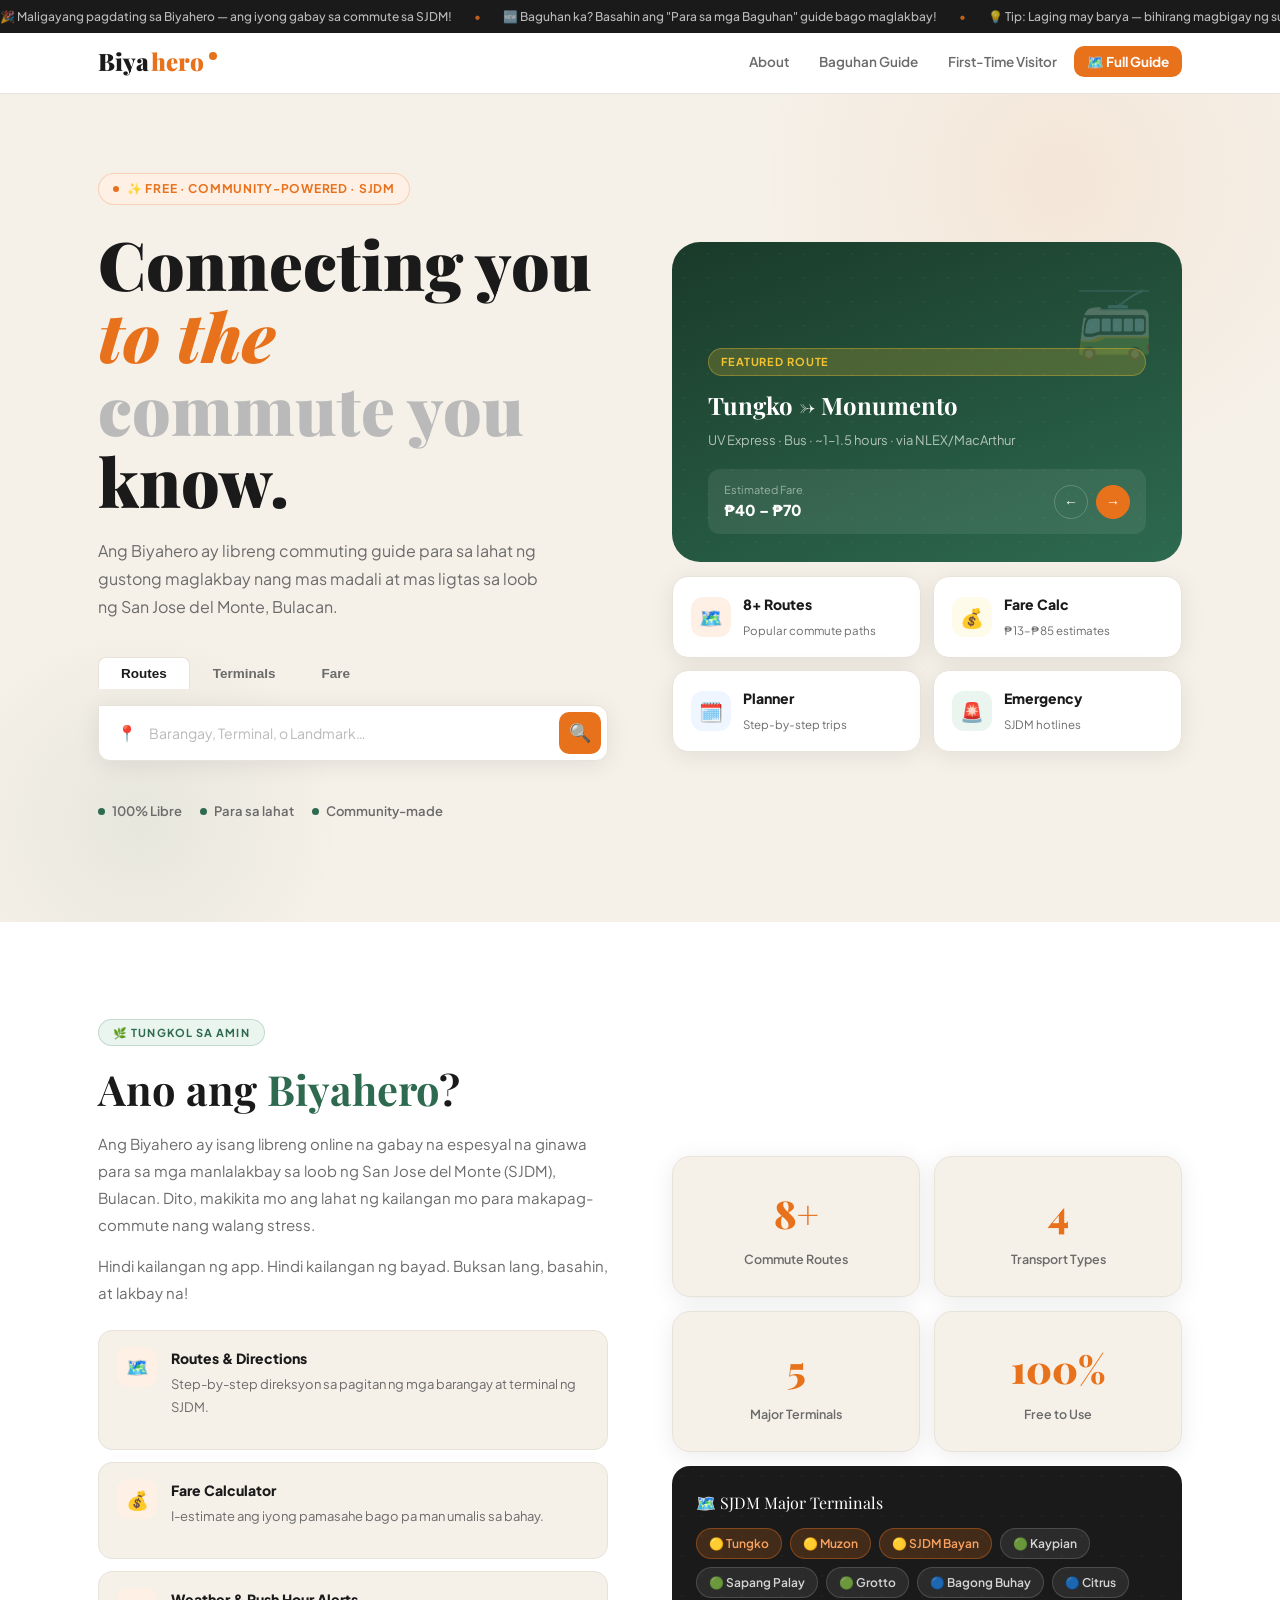
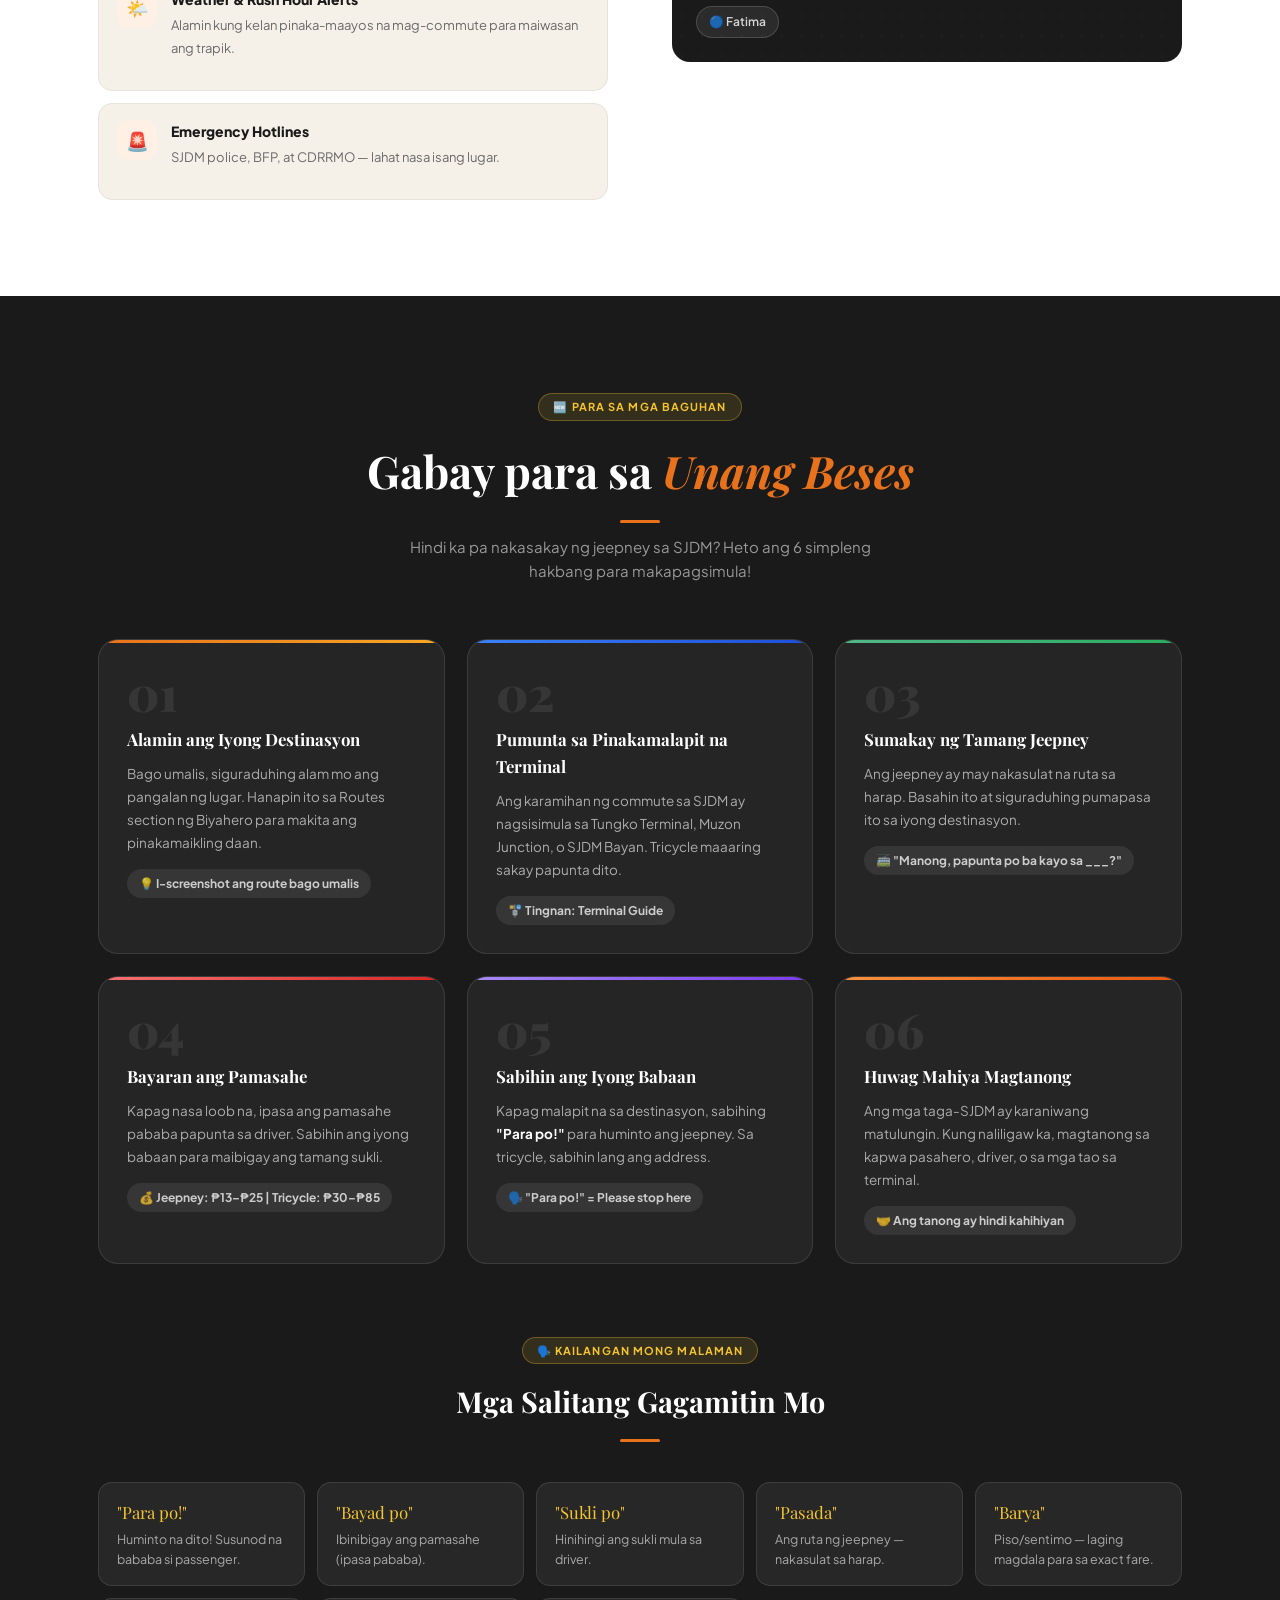
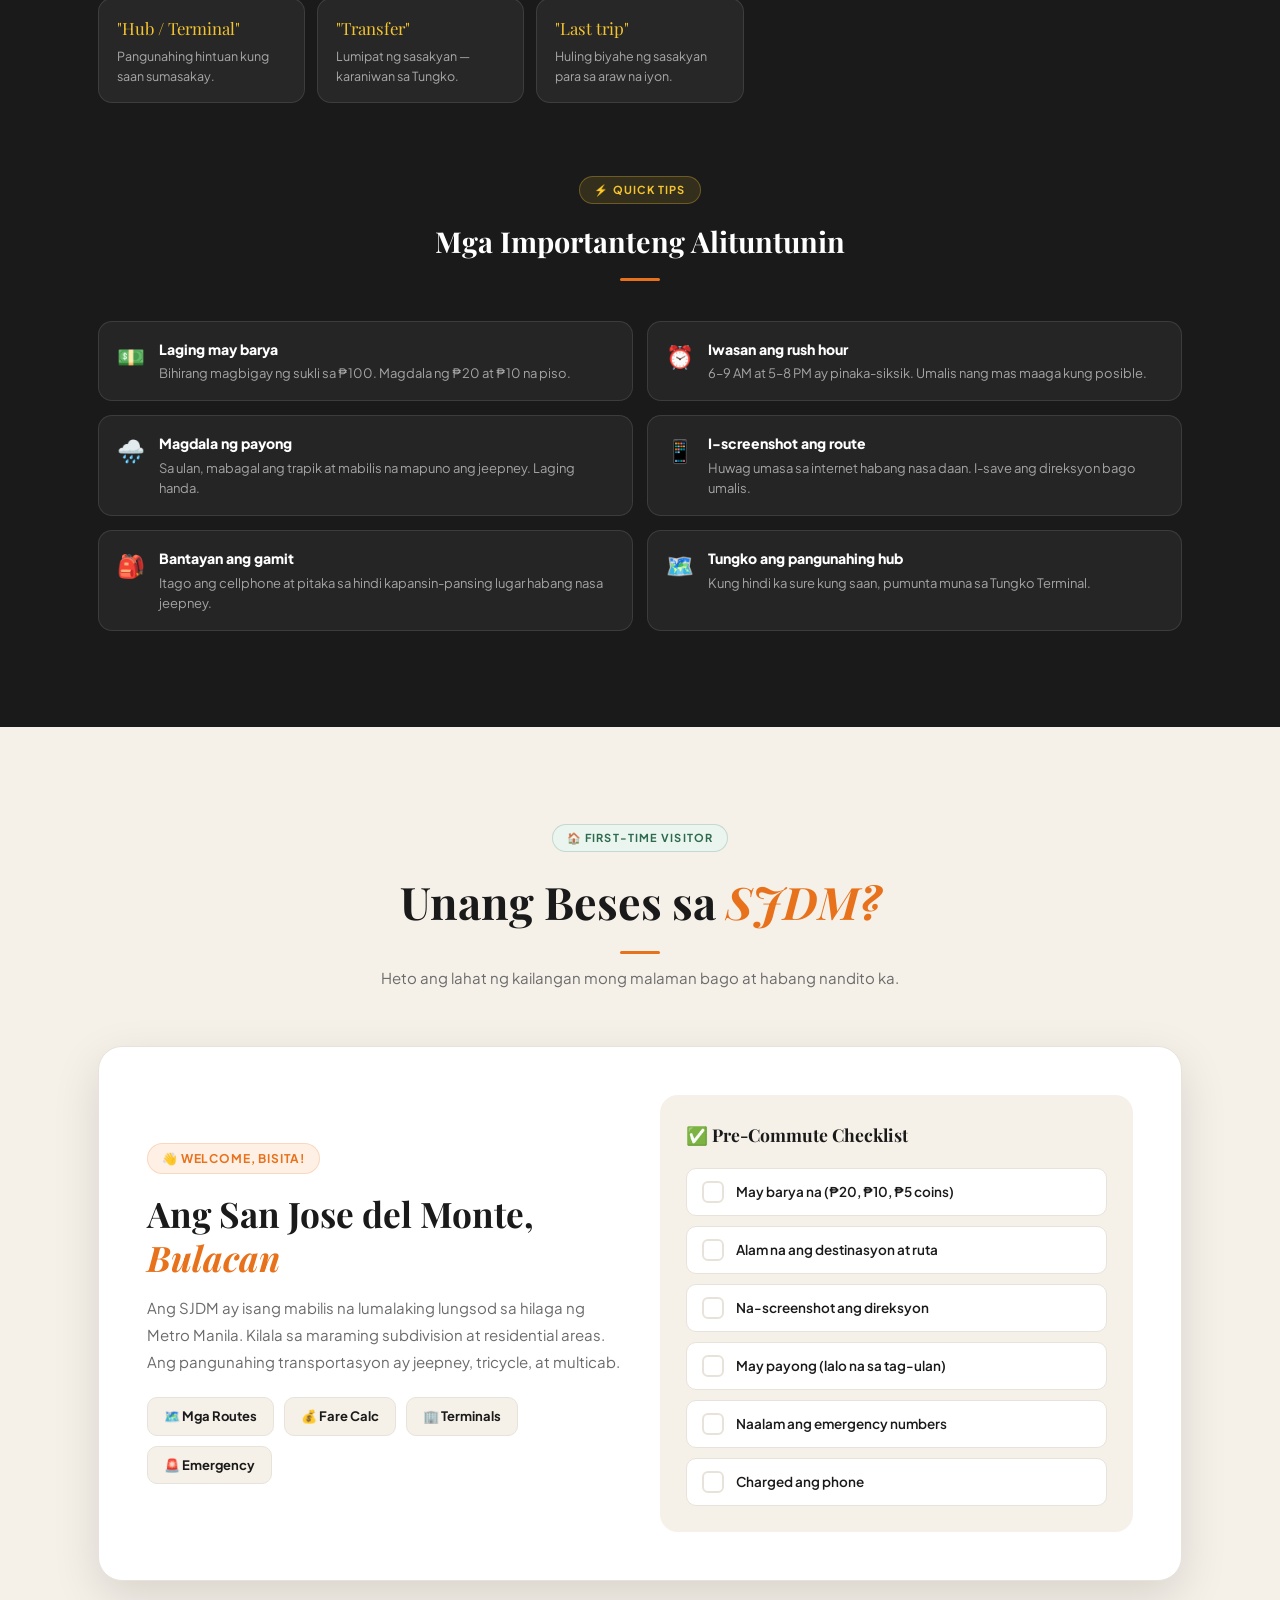
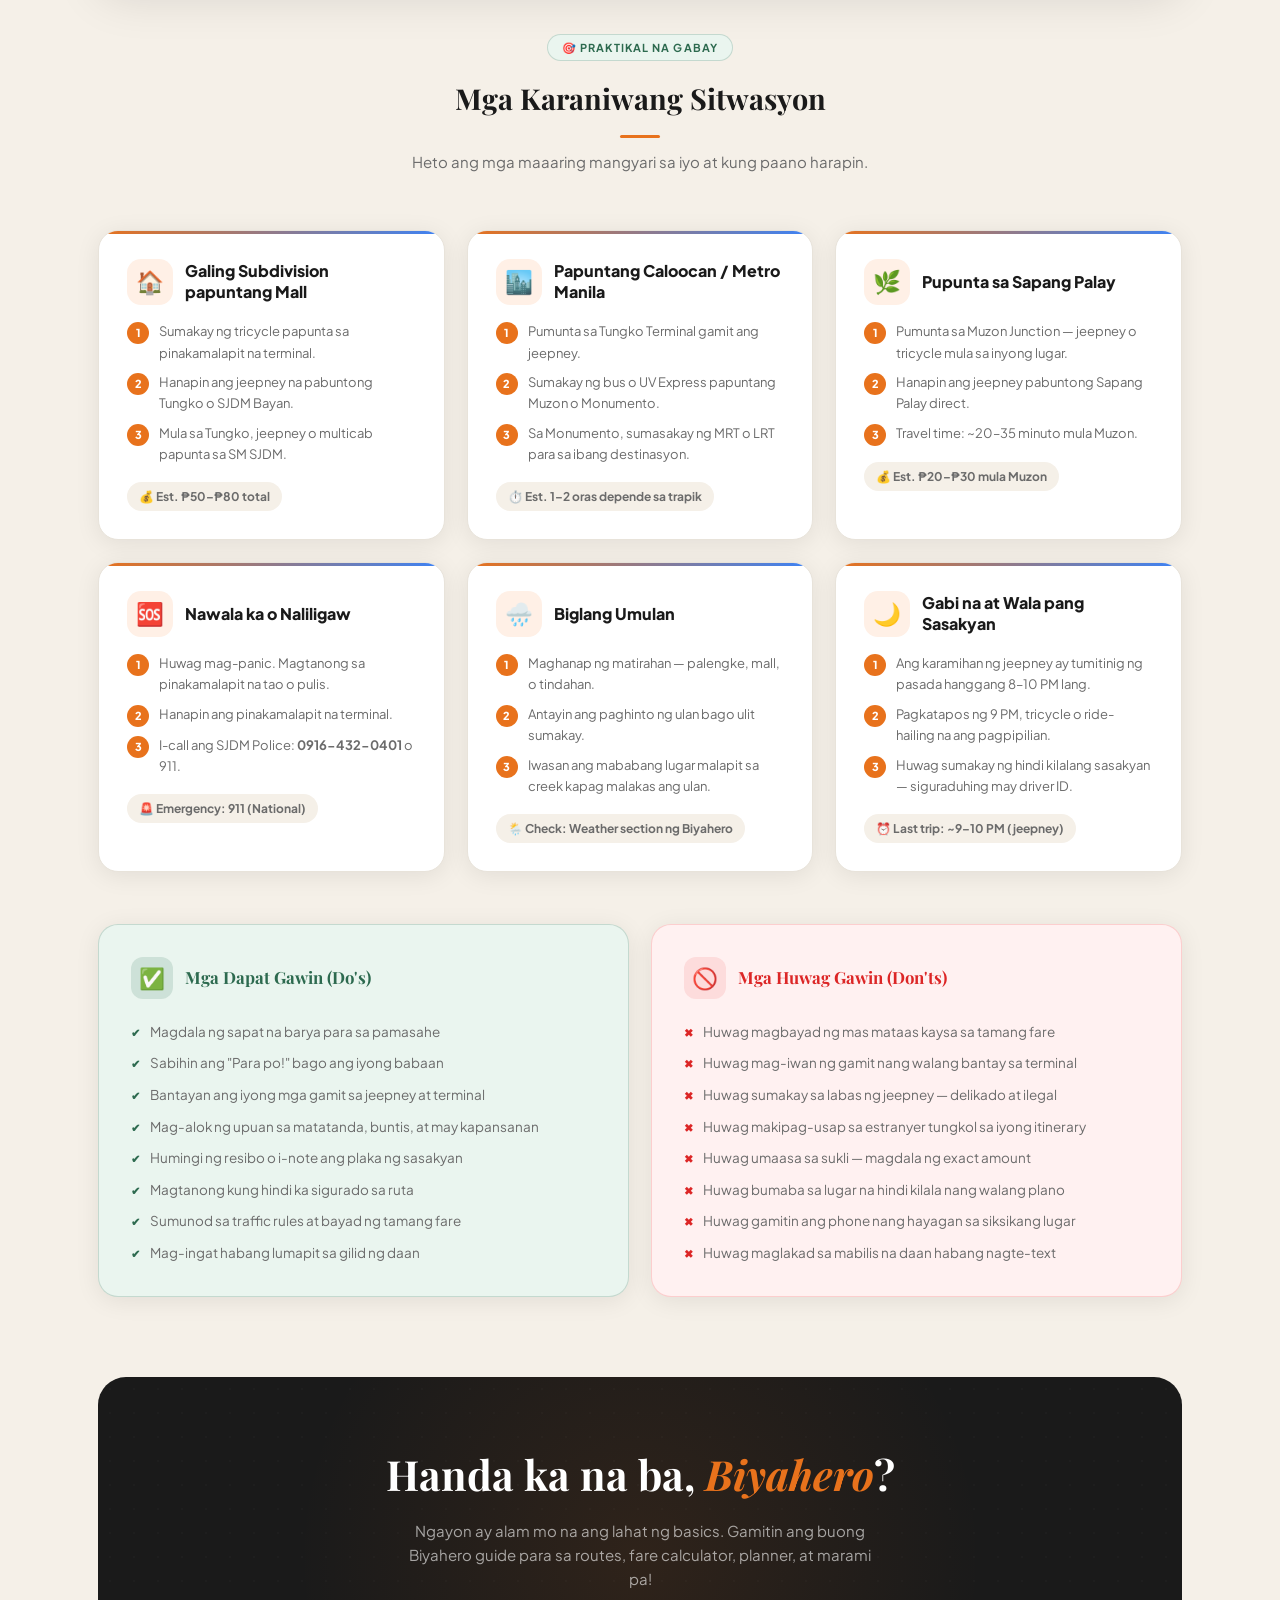
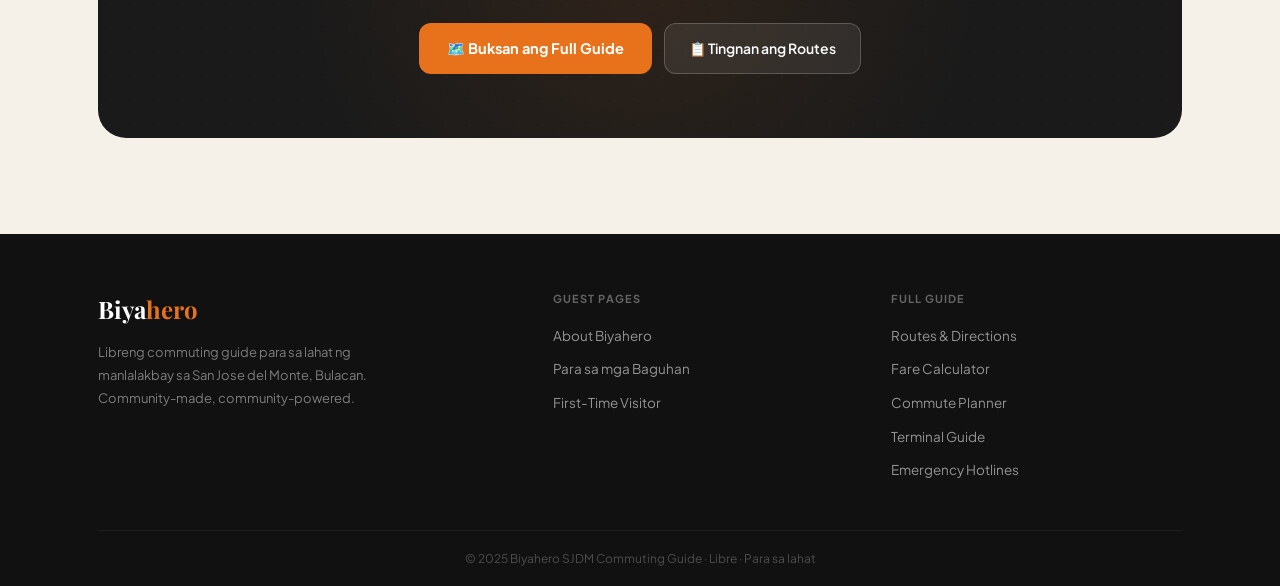
<file: biyahero/landingpage/guestpage.html>
<!DOCTYPE html>
<html lang="fil">
<head>
    <meta charset="UTF-8">
    <meta name="viewport" content="width=device-width, initial-scale=1.0">
    <title>Biyahero | Commuting Guide sa SJDM</title>
    <link rel="preconnect" href="https://fonts.googleapis.com">
    <link rel="preconnect" href="https://fonts.gstatic.com" crossorigin>
    <link href="https://fonts.googleapis.com/css2?family=Playfair+Display:ital,wght@0,700;0,900;1,700&family=Plus+Jakarta+Sans:wght@400;500;600;700;800&display=swap" rel="stylesheet">
    <style>
        :root {
            --cream:    #F5F0E8;
            --white:    #FFFFFF;
            --dark:     #1A1A1A;
            --dark2:    #2C2C2C;
            --muted:    #6B6B6B;
            --border:   #E8E3DA;
            --orange:   #E8721C;
            --orange-lt:#FFF0E6;
            --green:    #2D6A4F;
            --green-lt: #EAF5EF;
            --gold:     #F4C430;
            --sky:      #3B82F6;
            --card-shadow: 0 4px 24px rgba(0,0,0,0.08);
            --card-shadow-lg: 0 16px 48px rgba(0,0,0,0.12);
            --r: all 0.25s cubic-bezier(0.4,0,0.2,1);
        }
        *, *::before, *::after { margin: 0; padding: 0; box-sizing: border-box; }
        html { scroll-behavior: smooth; }
        body { font-family: 'Plus Jakarta Sans', sans-serif; background: var(--cream); color: var(--dark); line-height: 1.6; overflow-x: hidden; }
        h1,h2,h3 { font-family: 'Playfair Display', serif; }
        .container { max-width: 1140px; margin: 0 auto; padding: 0 28px; }
        ::-webkit-scrollbar { width: 5px; }
        ::-webkit-scrollbar-thumb { background: var(--orange); border-radius: 3px; }

        /* ══ TICKER ══ */
        .ticker { background: var(--dark); color: rgba(255,255,255,0.7); font-size: 12px; font-weight: 500; overflow: hidden; white-space: nowrap; padding: 7px 0; position: fixed; top: 0; width: 100%; z-index: 1001; }
        .ticker-inner { display: inline-flex; gap: 0; animation: scroll-ticker 55s linear infinite; }
        .ticker-sep { color: var(--orange); margin: 0 22px; opacity: 0.8; }
        @keyframes scroll-ticker { 0%{transform:translateX(0)} 100%{transform:translateX(-50%)} }

        /* ══ NAV ══ */
        .nav { background: var(--white); position: fixed; top: 29px; width: 100%; z-index: 1000; transition: var(--r); border-bottom: 1px solid var(--border); }
        .nav.scrolled { box-shadow: 0 4px 20px rgba(0,0,0,0.08); }
        .nav .container { display: flex; align-items: center; justify-content: space-between; height: 64px; }
        .logo { font-family: 'Playfair Display', serif; font-size: 24px; color: var(--dark); text-decoration: none; display: flex; align-items: center; gap: 2px; font-weight: 900; }
        .logo-dot { display: inline-block; width: 8px; height: 8px; border-radius: 50%; background: var(--orange); margin-left: 3px; margin-bottom: 10px; }
        .nav-links { display: flex; gap: 4px; list-style: none; align-items: center; }
        .nav-links a { color: var(--muted); text-decoration: none; font-size: 13.5px; font-weight: 600; padding: 7px 13px; border-radius: 8px; transition: var(--r); }
        .nav-links a:hover, .nav-links a.active { color: var(--dark); background: var(--cream); }
        .nav-cta { background: var(--orange) !important; color: #fff !important; border-radius: 10px !important; font-weight: 700 !important; }
        .nav-cta:hover { background: #d4641a !important; color: #fff !important; transform: translateY(-1px); }
        .hamburger { display: none; flex-direction: column; gap: 5px; cursor: pointer; background: var(--cream); border: none; padding: 9px; border-radius: 8px; }
        .hamburger span { width: 20px; height: 2px; background: var(--dark); border-radius: 2px; display: block; }
        .mobile-nav { display: none; background: var(--white); padding: 12px 16px; flex-direction: column; gap: 3px; border-top: 1px solid var(--border); }
        .mobile-nav.open { display: flex; }
        .mobile-nav a { color: var(--dark); text-decoration: none; font-size: 14px; font-weight: 600; padding: 11px 16px; border-radius: 10px; transition: var(--r); }
        .mobile-nav a:hover { background: var(--cream); }

        /* ══ HERO ══ */
        .hero {
            min-height: 100vh;
            padding-top: 93px;
            display: flex;
            align-items: center;
            background: var(--cream);
            position: relative;
            overflow: hidden;
        }
        /* Decorative background blobs */
        .hero::before {
            content: '';
            position: absolute;
            top: -120px; right: -80px;
            width: 600px; height: 600px;
            border-radius: 50%;
            background: radial-gradient(circle, rgba(232,114,28,0.08) 0%, transparent 70%);
            pointer-events: none;
        }
        .hero::after {
            content: '';
            position: absolute;
            bottom: -100px; left: -60px;
            width: 400px; height: 400px;
            border-radius: 50%;
            background: radial-gradient(circle, rgba(45,106,79,0.07) 0%, transparent 70%);
            pointer-events: none;
        }
        .hero-grid {
            display: grid;
            grid-template-columns: 1fr 1fr;
            gap: 64px;
            align-items: center;
            padding: 80px 0 100px;
            position: relative;
            z-index: 1;
        }
        .hero-tag {
            display: inline-flex; align-items: center; gap: 8px;
            background: var(--orange-lt); color: var(--orange);
            border: 1px solid rgba(232,114,28,0.25);
            padding: 5px 14px; border-radius: 100px;
            font-size: 12px; font-weight: 700; letter-spacing: 0.06em; text-transform: uppercase;
            margin-bottom: 22px; font-family: 'Plus Jakarta Sans', sans-serif;
        }
        .hero-tag::before { content:''; width:6px; height:6px; border-radius:50%; background:var(--orange); animation: blink 2s infinite; }
        @keyframes blink { 0%,100%{opacity:1} 50%{opacity:0.3} }
        .hero h1 {
            font-size: clamp(2.8rem, 5.5vw, 4.2rem);
            line-height: 1.08;
            color: var(--dark);
            margin-bottom: 6px;
            font-weight: 900;
        }
        .hero h1 .italic-accent { color: var(--orange); font-style: italic; }
        .hero h1 .light-line { color: #BABABA; display: block; }
        .hero-sub {
            color: var(--muted); font-size: 1rem; margin: 20px 0 36px;
            max-width: 460px; line-height: 1.75;
        }

        /* Search bar (UiXShuvo style) */
        .hero-search-wrap { margin-bottom: 40px; }
        .search-tabs { display: flex; gap: 0; margin-bottom: 16px; }
        .s-tab {
            padding: 8px 22px; border-radius: 8px 8px 0 0;
            font-size: 13.5px; font-weight: 700; cursor: pointer;
            border: 1.5px solid transparent; border-bottom: none;
            background: transparent; color: var(--muted); transition: var(--r);
        }
        .s-tab.active { background: var(--white); border-color: var(--border); color: var(--dark); }
        .search-bar {
            display: flex; align-items: center;
            background: var(--white);
            border: 1.5px solid var(--border);
            border-radius: 0 12px 12px 12px;
            padding: 6px 6px 6px 18px;
            box-shadow: var(--card-shadow);
            gap: 12px;
        }
        .search-bar input {
            flex: 1; border: none; outline: none; font-family: inherit;
            font-size: 14px; color: var(--dark); background: transparent;
        }
        .search-bar input::placeholder { color: #BABABA; }
        .search-btn {
            background: var(--orange); color: #fff; border: none;
            width: 42px; height: 42px; border-radius: 10px;
            cursor: pointer; display: flex; align-items: center; justify-content: center;
            font-size: 18px; transition: var(--r); flex-shrink: 0;
        }
        .search-btn:hover { background: #d4641a; }

        .hero-trust { display: flex; flex-wrap: wrap; gap: 18px; }
        .trust-item { display: flex; align-items: center; gap: 7px; color: var(--muted); font-size: 13px; font-weight: 600; }
        .trust-dot { width: 7px; height: 7px; border-radius: 50%; background: var(--green); }

        /* ══ HERO RIGHT — card stack ══ */
        .hero-right { position: relative; }
        /* Big image card */
        .hero-img-card {
            background: linear-gradient(160deg, #1a3a2a 0%, #2D6A4F 100%);
            border-radius: 28px;
            padding: 36px 36px 28px;
            color: #fff;
            position: relative;
            overflow: hidden;
            min-height: 320px;
            display: flex;
            flex-direction: column;
            justify-content: flex-end;
        }
        .hero-img-card::before {
            content: '';
            position: absolute;
            inset: 0;
            background-image: radial-gradient(circle, rgba(255,255,255,0.04) 1px, transparent 1px);
            background-size: 24px 24px;
        }
        .hero-img-card-icon {
            position: absolute;
            top: 28px; right: 28px;
            font-size: 4rem; opacity: 0.25;
        }
        .hero-img-card-tag {
            display: inline-block; background: rgba(244,196,48,0.2); color: var(--gold);
            border: 1px solid rgba(244,196,48,0.35); padding: 4px 12px; border-radius: 100px;
            font-size: 11px; font-weight: 700; letter-spacing: 0.08em; text-transform: uppercase;
            margin-bottom: 10px; position: relative;
        }
        .hero-img-card h3 { font-size: 1.5rem; margin-bottom: 6px; position: relative; }
        .hero-img-card p { font-size: 13px; color: rgba(255,255,255,0.65); position: relative; margin-bottom: 18px; }
        .hero-img-card-footer {
            display: flex; align-items: center; justify-content: space-between;
            background: rgba(255,255,255,0.08); border-radius: 12px; padding: 12px 16px;
            position: relative;
        }
        .hero-img-card-price { font-family: 'Plus Jakarta Sans', sans-serif; }
        .hero-img-card-price .label { font-size: 11px; color: rgba(255,255,255,0.5); }
        .hero-img-card-price .value { font-size: 15px; font-weight: 800; color: #fff; }
        .hero-card-arrows { display: flex; gap: 8px; }
        .arrow-btn {
            width: 34px; height: 34px; border-radius: 50%; border: 1.5px solid rgba(255,255,255,0.2);
            background: transparent; color: #fff; cursor: pointer; display: flex; align-items: center; justify-content: center;
            font-size: 14px; transition: var(--r);
        }
        .arrow-btn.filled { background: var(--orange); border-color: var(--orange); }
        .arrow-btn:hover { background: rgba(255,255,255,0.15); }

        /* Floating mini cards */
        .hero-mini-cards {
            display: grid; grid-template-columns: 1fr 1fr; gap: 12px; margin-top: 14px;
        }
        .mini-card {
            background: var(--white); border: 1.5px solid var(--border);
            border-radius: 16px; padding: 16px 18px;
            display: flex; align-items: center; gap: 12px;
            transition: var(--r); box-shadow: var(--card-shadow);
        }
        .mini-card:hover { transform: translateY(-3px); box-shadow: var(--card-shadow-lg); }
        .mini-card-icon {
            width: 40px; height: 40px; border-radius: 12px;
            display: flex; align-items: center; justify-content: center;
            font-size: 1.2rem; flex-shrink: 0;
        }
        .mc-orange { background: var(--orange-lt); }
        .mc-green  { background: var(--green-lt); }
        .mc-blue   { background: #EFF6FF; }
        .mc-gold   { background: #FFFBEB; }
        .mini-card-txt strong { display: block; font-size: 14px; font-weight: 800; color: var(--dark); }
        .mini-card-txt span { font-size: 11.5px; color: var(--muted); }

        /* ══ SECTIONS ══ */
        .sec { padding: 96px 0; }
        .sec-white { background: var(--white); }
        .sec-dark { background: var(--dark); }
        .sec-cream { background: var(--cream); }
        .sec-hd { text-align: center; margin-bottom: 56px; }
        .sec-chip {
            display: inline-block; background: var(--orange-lt); color: var(--orange);
            border: 1px solid rgba(232,114,28,0.25); padding: 4px 14px; border-radius: 100px;
            font-size: 11px; font-weight: 700; letter-spacing: 0.1em; text-transform: uppercase;
            margin-bottom: 14px; font-family: 'Plus Jakarta Sans', sans-serif;
        }
        .sec-dark .sec-chip { background: rgba(244,196,48,0.12); color: var(--gold); border-color: rgba(244,196,48,0.3); }
        .sec-ttl { font-size: clamp(1.9rem, 4vw, 2.8rem); color: var(--dark); margin-bottom: 10px; }
        .sec-dark .sec-ttl { color: #fff; }
        .sec-ttl-accent { color: var(--orange); font-style: italic; }
        .sec-ttl-line { display: block; width: 40px; height: 3px; background: var(--orange); margin: 14px auto 0; border-radius: 2px; }
        .sec-sub { color: var(--muted); max-width: 520px; margin: 12px auto 0; font-size: 15px; }
        .sec-dark .sec-sub { color: rgba(255,255,255,0.55); }

        /* ══ ABOUT ══ */
        .about-grid { display: grid; grid-template-columns: 1fr 1fr; gap: 64px; align-items: center; }
        .about-tag {
            display: inline-block; background: var(--green-lt); color: var(--green);
            border: 1px solid rgba(45,106,79,0.2); padding: 4px 14px; border-radius: 100px;
            font-size: 11px; font-weight: 700; letter-spacing: 0.1em; text-transform: uppercase;
            margin-bottom: 18px; font-family: 'Plus Jakarta Sans', sans-serif;
        }
        .about-left h2 { font-size: clamp(1.9rem, 3.5vw, 2.6rem); margin-bottom: 16px; line-height: 1.2; }
        .about-left h2 span { color: var(--green); }
        .about-left p { color: var(--muted); font-size: 15px; line-height: 1.8; margin-bottom: 14px; }
        .about-feats { display: flex; flex-direction: column; gap: 12px; margin-top: 24px; }
        .about-feat {
            display: flex; align-items: flex-start; gap: 14px;
            background: var(--cream); border: 1.5px solid var(--border);
            border-radius: 14px; padding: 16px 18px; transition: var(--r);
        }
        .about-feat:hover { border-color: rgba(232,114,28,0.3); box-shadow: var(--card-shadow); }
        .about-feat-icon {
            width: 40px; height: 40px; border-radius: 11px; background: var(--orange-lt);
            display: flex; align-items: center; justify-content: center; font-size: 1.15rem; flex-shrink: 0;
        }
        .about-feat-body h4 { font-family: 'Plus Jakarta Sans', sans-serif; font-size: 14px; font-weight: 800; margin-bottom: 3px; }
        .about-feat-body p { font-size: 13px; color: var(--muted); }
        /* Stats grid */
        .stats-grid { display: grid; grid-template-columns: 1fr 1fr; gap: 14px; }
        .stat-card {
            background: var(--cream); border: 1.5px solid var(--border); border-radius: 18px;
            padding: 26px; text-align: center; transition: var(--r); box-shadow: var(--card-shadow);
        }
        .stat-card:hover { transform: translateY(-4px); box-shadow: var(--card-shadow-lg); border-color: rgba(232,114,28,0.3); }
        .stat-card .num { font-family: 'Playfair Display', serif; font-size: 2.4rem; font-weight: 900; color: var(--orange); display: block; }
        .stat-card .lbl { font-size: 12.5px; color: var(--muted); font-weight: 600; }
        .map-panel {
            margin-top: 14px; background: var(--dark);
            border-radius: 18px; padding: 24px; color: #fff; position: relative; overflow: hidden;
        }
        .map-panel::before {
            content:''; position:absolute; inset:0;
            background-image: radial-gradient(circle, rgba(255,255,255,0.03) 1px, transparent 1px);
            background-size: 20px 20px;
        }
        .map-panel-title { font-family: 'Playfair Display', serif; font-size: 1rem; margin-bottom: 12px; position: relative; }
        .map-nodes { display: flex; flex-wrap: wrap; gap: 8px; position: relative; }
        .map-node {
            background: rgba(255,255,255,0.08); border: 1px solid rgba(255,255,255,0.15);
            color: rgba(255,255,255,0.8); font-size: 12px; font-weight: 600;
            padding: 5px 12px; border-radius: 100px;
        }
        .map-node.hub { background: rgba(232,114,28,0.2); border-color: rgba(232,114,28,0.4); color: #F9A260; }

        /* ══ BAGUHAN — dark section ══ */
        .steps-grid { display: grid; grid-template-columns: repeat(auto-fill, minmax(280px, 1fr)); gap: 22px; }
        .step-card {
            background: rgba(255,255,255,0.05); border: 1px solid rgba(255,255,255,0.1);
            border-radius: 20px; padding: 28px; position: relative; overflow: hidden; transition: var(--r);
        }
        .step-card::after {
            content:''; position:absolute; top:0; left:0; right:0; height:3px; border-radius:3px 3px 0 0;
        }
        .step-card.s1::after{background:linear-gradient(90deg,var(--orange),#f9a825);}
        .step-card.s2::after{background:linear-gradient(90deg,#3B82F6,#1d4ed8);}
        .step-card.s3::after{background:linear-gradient(90deg,#52B788,#27ae60);}
        .step-card.s4::after{background:linear-gradient(90deg,#f87171,#dc2626);}
        .step-card.s5::after{background:linear-gradient(90deg,#a78bfa,#7c3aed);}
        .step-card.s6::after{background:linear-gradient(90deg,#fb923c,#ea580c);}
        .step-card:hover { transform: translateY(-5px); background: rgba(255,255,255,0.09); }
        .step-num { font-family: 'Playfair Display', serif; font-size: 3rem; font-weight: 900; color: rgba(255,255,255,0.08); line-height: 1; margin-bottom: 10px; }
        .step-card h3 { color: #fff; font-size: 1.05rem; margin-bottom: 10px; }
        .step-card p { color: rgba(255,255,255,0.62); font-size: 13.5px; line-height: 1.7; }
        .step-tag {
            display: inline-flex; align-items: center; gap: 5px; margin-top: 14px;
            background: rgba(255,255,255,0.08); color: rgba(255,255,255,0.75);
            font-size: 12px; font-weight: 700; padding: 5px 12px; border-radius: 100px;
        }
        /* Vocab */
        .vocab-grid { display: grid; grid-template-columns: repeat(auto-fill, minmax(200px, 1fr)); gap: 12px; margin-top: 40px; }
        .vocab-card {
            background: rgba(255,255,255,0.06); border: 1px solid rgba(255,255,255,0.1);
            border-radius: 14px; padding: 16px 18px; transition: var(--r);
        }
        .vocab-card:hover { background: rgba(255,255,255,0.11); }
        .vocab-term { font-family: 'Playfair Display', serif; font-size: 1.05rem; color: var(--gold); margin-bottom: 4px; }
        .vocab-def { font-size: 12.5px; color: rgba(255,255,255,0.6); }
        /* Tips */
        .tips-grid { display: grid; grid-template-columns: 1fr 1fr; gap: 14px; margin-top: 40px; }
        .tip-row {
            display: flex; align-items: flex-start; gap: 14px;
            background: rgba(255,255,255,0.05); border: 1px solid rgba(255,255,255,0.1);
            border-radius: 14px; padding: 16px 18px; transition: var(--r);
        }
        .tip-row:hover { background: rgba(255,255,255,0.09); }
        .tip-emoji { font-size: 1.4rem; flex-shrink: 0; margin-top: 1px; }
        .tip-row h4 { font-family: 'Plus Jakarta Sans', sans-serif; font-size: 14px; font-weight: 800; color: #fff; margin-bottom: 3px; }
        .tip-row p { font-size: 13px; color: rgba(255,255,255,0.58); }

        /* ══ FIRST-TIME VISITOR ══ */
        .ftv-hero-card {
            background: var(--white); border: 1.5px solid var(--border);
            border-radius: 24px; padding: 48px; box-shadow: var(--card-shadow-lg);
            margin-bottom: 52px; display: grid; grid-template-columns: 1fr 1fr; gap: 40px; align-items: center;
        }
        .ftv-badge {
            display: inline-flex; align-items: center; gap: 7px;
            background: var(--orange-lt); color: var(--orange);
            border: 1px solid rgba(232,114,28,0.2); padding: 5px 14px; border-radius: 100px;
            font-size: 12px; font-weight: 700; letter-spacing: 0.07em; text-transform: uppercase;
            margin-bottom: 18px; font-family: 'Plus Jakarta Sans', sans-serif;
        }
        .ftv-hero-card h2 { font-size: clamp(1.6rem, 3vw, 2.2rem); margin-bottom: 14px; line-height: 1.25; }
        .ftv-hero-card h2 em { color: var(--orange); font-style: italic; }
        .ftv-hero-card p { color: var(--muted); font-size: 15px; line-height: 1.8; margin-bottom: 22px; }
        .ftv-quick-links { display: flex; flex-wrap: wrap; gap: 10px; }
        .ftv-link {
            background: var(--cream); border: 1.5px solid var(--border); color: var(--dark);
            padding: 8px 16px; border-radius: 10px; font-size: 13px; font-weight: 700;
            text-decoration: none; transition: var(--r);
        }
        .ftv-link:hover { background: var(--dark); color: #fff; border-color: var(--dark); }
        /* Checklist */
        .ftv-checklist { background: var(--cream); border-radius: 18px; padding: 26px; }
        .ftv-checklist h3 { font-size: 1.1rem; margin-bottom: 18px; display: flex; align-items: center; gap: 8px; }
        .check-items { display: flex; flex-direction: column; gap: 10px; }
        .check-item {
            display: flex; align-items: center; gap: 12px;
            background: var(--white); border-radius: 10px; padding: 12px 15px;
            border: 1.5px solid var(--border); cursor: pointer; transition: var(--r);
        }
        .check-item:hover { border-color: rgba(232,114,28,0.3); }
        .check-item.checked { background: rgba(45,106,79,0.04); border-color: rgba(82,183,136,0.3); }
        .check-item.checked .chk-box { background: var(--green); border-color: var(--green); }
        .check-item.checked .chk-box::after { content:'✓'; color:#fff; font-size:11px; font-weight:800; }
        .chk-box {
            width: 22px; height: 22px; border-radius: 6px; border: 2px solid var(--border);
            display: flex; align-items: center; justify-content: center; flex-shrink: 0; transition: var(--r);
        }
        .check-item span { font-size: 13.5px; font-weight: 600; transition: var(--r); }
        .check-item.checked span { text-decoration: line-through; color: var(--muted); }
        /* Scenarios */
        .scenarios-grid { display: grid; grid-template-columns: repeat(auto-fill, minmax(300px, 1fr)); gap: 22px; margin-top: 8px; }
        .scenario-card {
            background: var(--white); border: 1.5px solid var(--border);
            border-radius: 20px; padding: 28px; box-shadow: var(--card-shadow);
            transition: var(--r); position: relative; overflow: hidden;
        }
        .scenario-card::before { content:''; position:absolute; top:0; left:0; right:0; height:3px; background: linear-gradient(90deg, var(--orange), #3B82F6); }
        .scenario-card:hover { transform: translateY(-5px); box-shadow: var(--card-shadow-lg); }
        .scenario-head { display: flex; align-items: center; gap: 12px; margin-bottom: 16px; }
        .scenario-icon {
            width: 46px; height: 46px; border-radius: 14px; background: var(--orange-lt);
            display: flex; align-items: center; justify-content: center; font-size: 1.4rem; flex-shrink: 0;
        }
        .scenario-head h3 { font-size: 1rem; line-height: 1.3; font-family: 'Plus Jakarta Sans', sans-serif; font-weight: 800; }
        .scenario-steps { display: flex; flex-direction: column; gap: 8px; }
        .sc-step { display: flex; gap: 10px; align-items: flex-start; }
        .sc-num {
            width: 22px; height: 22px; border-radius: 50%; background: var(--orange); color: #fff;
            font-size: 11px; font-weight: 800; display: flex; align-items: center; justify-content: center;
            flex-shrink: 0; margin-top: 1px;
        }
        .sc-step p { font-size: 13px; color: var(--muted); line-height: 1.65; }
        .scenario-tag {
            margin-top: 16px; display: inline-flex; align-items: center; gap: 5px;
            background: var(--cream); color: var(--muted);
            font-size: 12px; font-weight: 700; padding: 5px 12px; border-radius: 100px;
        }
        /* Do's and Don'ts */
        .dos-donts { display: grid; grid-template-columns: 1fr 1fr; gap: 22px; margin-top: 52px; }
        .dd-card { border-radius: 20px; padding: 32px; box-shadow: var(--card-shadow); }
        .dd-card.dos { background: var(--green-lt); border: 1.5px solid rgba(45,106,79,0.2); }
        .dd-card.donts { background: #FFF1F1; border: 1.5px solid rgba(239,68,68,0.2); }
        .dd-head { display: flex; align-items: center; gap: 12px; margin-bottom: 22px; }
        .dd-icon { width: 42px; height: 42px; border-radius: 12px; display: flex; align-items: center; justify-content: center; font-size: 1.3rem; }
        .dd-card.dos .dd-icon { background: rgba(45,106,79,0.15); }
        .dd-card.donts .dd-icon { background: rgba(239,68,68,0.12); }
        .dd-head h3 { font-size: 1.05rem; }
        .dd-card.dos .dd-head h3 { color: var(--green); }
        .dd-card.donts .dd-head h3 { color: #dc2626; }
        .dd-list { display: flex; flex-direction: column; gap: 10px; }
        .dd-item { display: flex; align-items: flex-start; gap: 10px; font-size: 13.5px; color: var(--muted); }
        .dd-item::before { content:'✔'; font-size:11px; font-weight:800; color: var(--green); flex-shrink:0; margin-top:3px; }
        .dd-card.donts .dd-item::before { content:'✖'; color: #dc2626; }

        /* ══ CTA BANNER ══ */
        .cta-banner {
            background: var(--dark); border-radius: 28px; padding: 64px 56px;
            text-align: center; position: relative; overflow: hidden; margin-top: 80px;
        }
        .cta-banner::before {
            content:''; position:absolute; inset:0;
            background-image: radial-gradient(circle, rgba(232,114,28,0.1) 0%, transparent 60%);
            pointer-events: none;
        }
        .cta-banner::after {
            content:''; position:absolute; inset:0;
            background-image: radial-gradient(circle, rgba(255,255,255,0.02) 1px, transparent 1px);
            background-size: 24px 24px; pointer-events: none;
        }
        .cta-banner h2 { font-size: clamp(1.8rem, 4vw, 2.6rem); color: #fff; margin-bottom: 12px; position: relative; z-index: 1; }
        .cta-banner h2 em { color: var(--orange); font-style: italic; }
        .cta-banner p { color: rgba(255,255,255,0.6); font-size: 15px; margin-bottom: 32px; max-width: 480px; margin-left: auto; margin-right: auto; position: relative; z-index: 1; }
        .cta-btns { display: flex; flex-wrap: wrap; gap: 12px; justify-content: center; position: relative; z-index: 1; }

        /* ══ BUTTONS ══ */
        .btn-primary {
            background: var(--orange); color: #fff; padding: 14px 28px;
            border-radius: 12px; font-weight: 700; font-size: 14.5px;
            text-decoration: none; display: inline-flex; align-items: center; gap: 8px;
            transition: var(--r); font-family: 'Plus Jakarta Sans', sans-serif;
        }
        .btn-primary:hover { background: #d4641a; transform: translateY(-2px); }
        .btn-ghost {
            background: rgba(255,255,255,0.08); border: 1.5px solid rgba(255,255,255,0.2);
            color: #fff; padding: 13px 24px; border-radius: 12px;
            font-weight: 600; font-size: 14px; text-decoration: none;
            display: inline-flex; align-items: center; gap: 8px; transition: var(--r);
            font-family: 'Plus Jakarta Sans', sans-serif;
        }
        .btn-ghost:hover { background: rgba(255,255,255,0.16); }
        .btn-outline {
            background: transparent; border: 1.5px solid var(--border); color: var(--dark);
            padding: 12px 24px; border-radius: 12px; font-weight: 700; font-size: 14px;
            text-decoration: none; display: inline-flex; align-items: center; gap: 8px;
            transition: var(--r); font-family: 'Plus Jakarta Sans', sans-serif;
        }
        .btn-outline:hover { border-color: var(--orange); color: var(--orange); }

        /* ══ FOOTER ══ */
        .footer { background: #111; padding: 56px 0 0; }
        .footer-inner { display: grid; grid-template-columns: 1.4fr 1fr 1fr; gap: 48px; padding-bottom: 48px; }
        .footer-brand h3 { font-family: 'Playfair Display', serif; font-size: 1.5rem; color: #fff; margin-bottom: 12px; }
        .footer-brand h3 span { color: var(--orange); }
        .footer-brand p { font-size: 13px; color: rgba(255,255,255,0.45); line-height: 1.8; max-width: 280px; }
        .footer-col h4 { font-size: 11px; font-weight: 700; color: rgba(255,255,255,0.35); text-transform: uppercase; letter-spacing: 0.1em; margin-bottom: 14px; }
        .footer-links { list-style: none; display: flex; flex-direction: column; gap: 8px; }
        .footer-links a { color: rgba(255,255,255,0.55); text-decoration: none; font-size: 13.5px; transition: color 0.2s; }
        .footer-links a:hover { color: #fff; }
        .footer-bottom { border-top: 1px solid rgba(255,255,255,0.06); padding: 18px 0; text-align: center; }
        .footer-bottom p { font-size: 12px; color: rgba(255,255,255,0.25); }

        /* ══ BACK TO TOP ══ */
        .back-top {
            position: fixed; bottom: 32px; right: 32px;
            width: 42px; height: 42px; background: var(--orange); color: #fff;
            border: none; border-radius: 12px; cursor: pointer; font-size: 18px;
            box-shadow: 0 4px 16px rgba(232,114,28,0.4); display: none;
            align-items: center; justify-content: center; z-index: 800; transition: var(--r);
        }
        .back-top.show { display: flex; }
        .back-top:hover { background: #d4641a; transform: translateY(-2px); }

        /* ══ FADE IN ══ */
        .fade-in { opacity: 0; transform: translateY(24px); transition: opacity 0.65s ease-out, transform 0.65s ease-out; }
        .fade-in.vis { opacity: 1; transform: none; }

        /* ══ SUB-SECTION CHIPS ══ */
        .sub-sec-hd { margin: 72px 0 24px; text-align: center; }

        /* ══ RESPONSIVE ══ */
        @media(max-width: 1024px) {
            .hero-grid { grid-template-columns: 1fr; text-align: center; gap: 40px; }
            .hero-sub { margin-left: auto; margin-right: auto; }
            .hero-trust { justify-content: center; }
            .hero-search-wrap .search-tabs { justify-content: center; }
            .about-grid { grid-template-columns: 1fr; }
            .ftv-hero-card { grid-template-columns: 1fr; }
            .dos-donts { grid-template-columns: 1fr; }
            .footer-inner { grid-template-columns: 1fr 1fr; gap: 32px; }
        }
        @media(max-width: 680px) {
            .nav-links { display: none; }
            .hamburger { display: flex; }
            .tips-grid { grid-template-columns: 1fr; }
            .footer-inner { grid-template-columns: 1fr; }
            .cta-banner { padding: 40px 24px; }
            .stats-grid { grid-template-columns: 1fr 1fr; }
            .hero-mini-cards { grid-template-columns: 1fr 1fr; }
        }
    </style>
</head>
<body>

<!-- Ticker -->
<div class="ticker">
    <span class="ticker-inner">
        <span>🎉 Maligayang pagdating sa Biyahero — ang iyong gabay sa commute sa SJDM!</span>
        <span class="ticker-sep">•</span>
        <span>🆕 Baguhan ka? Basahin ang "Para sa mga Baguhan" guide bago maglakbay!</span>
        <span class="ticker-sep">•</span>
        <span>💡 Tip: Laging may barya — bihirang magbigay ng sukli sa ₱100+ ang mga driver</span>
        <span class="ticker-sep">•</span>
        <span>🚎 Tungko Terminal ang pangunahing hub — dito pwede pumunta kahit saan sa SJDM</span>
        <span class="ticker-sep">•</span>
        <span>🌿 Libre itong gabay — ibahagi sa mga kaibigan at kapitbahay!</span>
        <span class="ticker-sep">•</span>
        <span>🎉 Maligayang pagdating sa Biyahero — ang iyong gabay sa commute sa SJDM!</span>
        <span class="ticker-sep">•</span>
        <span>🆕 Baguhan ka? Basahin ang "Para sa mga Baguhan" guide bago maglakbay!</span>
        <span class="ticker-sep">•</span>
        <span>💡 Tip: Laging may barya — bihirang magbigay ng sukli sa ₱100+ ang mga driver</span>
        <span class="ticker-sep">•</span>
        <span>🚎 Tungko Terminal ang pangunahing hub — dito pwede pumunta kahit saan sa SJDM</span>
        <span class="ticker-sep">•</span>
        <span>🌿 Libre itong gabay — ibahagi sa mga kaibigan at kapitbahay!</span>
    </span>
</div>

<!-- Nav -->
<nav class="nav" id="mainNav">
    <div class="container">
        <a href="login.html" class="logo">Biya<span style="color:var(--orange)">hero</span><span class="logo-dot"></span></a>
        <ul class="nav-links">
            <li><a href="#about" class="active">About</a></li>
            <li><a href="#baguhan">Baguhan Guide</a></li>
            <li><a href="#firsttime">First-Time Visitor</a></li>
            <li><a href="login.html" class="nav-cta">🗺️ Full Guide</a></li>
        </ul>
        <button class="hamburger" id="hamburgerBtn" aria-label="Menu"><span></span><span></span><span></span></button>
    </div>
    <div class="mobile-nav" id="mobileMenu">
        <a href="#about">About Biyahero</a>
        <a href="#baguhan">Para sa mga Baguhan</a>
        <a href="#firsttime">First-Time Visitor</a>
        <a href="login.html">🗺️ Full Commute Guide</a>
    </div>
</nav>

<!-- ══ HERO ══ -->
<section class="hero">
    <div class="container">
        <div class="hero-grid">
            <!-- Left -->
            <div class="hero-left">
                <div class="hero-tag">✨ Free · Community-powered · SJDM</div>
                <h1>
                    Connecting you <span class="italic-accent">to the</span>
                    <span class="light-line">commute you</span>
                    know.
                </h1>
                <p class="hero-sub">Ang Biyahero ay libreng commuting guide para sa lahat ng gustong maglakbay nang mas madali at mas ligtas sa loob ng San Jose del Monte, Bulacan.</p>

                <!-- Search bar -->
                <div class="hero-search-wrap">
                    <div class="search-tabs">
                        <button class="s-tab active" onclick="setTab(this)">Routes</button>
                        <button class="s-tab" onclick="setTab(this)">Terminals</button>
                        <button class="s-tab" onclick="setTab(this)">Fare</button>
                    </div>
                    <div class="search-bar">
                        <span>📍</span>
                        <input type="text" placeholder="Barangay, Terminal, o Landmark…" />
                        <button class="search-btn" onclick="window.location.href='login.html'">🔍</button>
                    </div>
                </div>

                <div class="hero-trust">
                    <div class="trust-item"><span class="trust-dot"></span> 100% Libre</div>
                    <div class="trust-item"><span class="trust-dot"></span> Para sa lahat</div>
                    <div class="trust-item"><span class="trust-dot"></span> Community-made</div>
                </div>
            </div>

            <!-- Right -->
            <div class="hero-right">
                <!-- Big card -->
                <div class="hero-img-card">
                    <div class="hero-img-card-icon">🚎</div>
                    <div class="hero-img-card-tag">Featured Route</div>
                    <h3>Tungko → Monumento</h3>
                    <p>UV Express · Bus · ~1–1.5 hours · via NLEX/MacArthur</p>
                    <div class="hero-img-card-footer">
                        <div class="hero-img-card-price">
                            <div class="label">Estimated Fare</div>
                            <div class="value">₱40 – ₱70</div>
                        </div>
                        <div class="hero-card-arrows">
                            <button class="arrow-btn">←</button>
                            <button class="arrow-btn filled">→</button>
                        </div>
                    </div>
                </div>

                <!-- Mini cards -->
                <div class="hero-mini-cards">
                    <div class="mini-card">
                        <div class="mini-card-icon mc-orange">🗺️</div>
                        <div class="mini-card-txt">
                            <strong>8+ Routes</strong>
                            <span>Popular commute paths</span>
                        </div>
                    </div>
                    <div class="mini-card">
                        <div class="mini-card-icon mc-gold">💰</div>
                        <div class="mini-card-txt">
                            <strong>Fare Calc</strong>
                            <span>₱13–₱85 estimates</span>
                        </div>
                    </div>
                    <div class="mini-card">
                        <div class="mini-card-icon mc-blue">🗓️</div>
                        <div class="mini-card-txt">
                            <strong>Planner</strong>
                            <span>Step-by-step trips</span>
                        </div>
                    </div>
                    <div class="mini-card">
                        <div class="mini-card-icon mc-green">🚨</div>
                        <div class="mini-card-txt">
                            <strong>Emergency</strong>
                            <span>SJDM hotlines</span>
                        </div>
                    </div>
                </div>
            </div>
        </div>
    </div>
</section>

<!-- ══ ABOUT ══ -->
<section id="about" class="sec sec-white">
    <div class="container">
        <div class="about-grid">
            <div class="about-left fade-in">
                <div class="about-tag">🌿 Tungkol sa Amin</div>
                <h2>Ano ang <span>Biyahero</span>?</h2>
                <p>Ang Biyahero ay isang libreng online na gabay na espesyal na ginawa para sa mga manlalakbay sa loob ng San Jose del Monte (SJDM), Bulacan. Dito, makikita mo ang lahat ng kailangan mo para makapag-commute nang walang stress.</p>
                <p>Hindi kailangan ng app. Hindi kailangan ng bayad. Buksan lang, basahin, at lakbay na!</p>
                <div class="about-feats">
                    <div class="about-feat">
                        <div class="about-feat-icon">🗺️</div>
                        <div class="about-feat-body">
                            <h4>Routes & Directions</h4>
                            <p>Step-by-step direksyon sa pagitan ng mga barangay at terminal ng SJDM.</p>
                        </div>
                    </div>
                    <div class="about-feat">
                        <div class="about-feat-icon">💰</div>
                        <div class="about-feat-body">
                            <h4>Fare Calculator</h4>
                            <p>I-estimate ang iyong pamasahe bago pa man umalis sa bahay.</p>
                        </div>
                    </div>
                    <div class="about-feat">
                        <div class="about-feat-icon">🌤️</div>
                        <div class="about-feat-body">
                            <h4>Weather & Rush Hour Alerts</h4>
                            <p>Alamin kung kelan pinaka-maayos na mag-commute para maiwasan ang trapik.</p>
                        </div>
                    </div>
                    <div class="about-feat">
                        <div class="about-feat-icon">🚨</div>
                        <div class="about-feat-body">
                            <h4>Emergency Hotlines</h4>
                            <p>SJDM police, BFP, at CDRRMO — lahat nasa isang lugar.</p>
                        </div>
                    </div>
                </div>
            </div>
            <div class="about-right fade-in">
                <div class="stats-grid">
                    <div class="stat-card">
                        <span class="num">8+</span>
                        <span class="lbl">Commute Routes</span>
                    </div>
                    <div class="stat-card">
                        <span class="num">4</span>
                        <span class="lbl">Transport Types</span>
                    </div>
                    <div class="stat-card">
                        <span class="num">5</span>
                        <span class="lbl">Major Terminals</span>
                    </div>
                    <div class="stat-card">
                        <span class="num">100%</span>
                        <span class="lbl">Free to Use</span>
                    </div>
                </div>
                <div class="map-panel">
                    <div class="map-panel-title">🗺️ SJDM Major Terminals</div>
                    <div class="map-nodes">
                        <div class="map-node hub">🟡 Tungko</div>
                        <div class="map-node hub">🟡 Muzon</div>
                        <div class="map-node hub">🟡 SJDM Bayan</div>
                        <div class="map-node">🟢 Kaypian</div>
                        <div class="map-node">🟢 Sapang Palay</div>
                        <div class="map-node">🟢 Grotto</div>
                        <div class="map-node">🔵 Bagong Buhay</div>
                        <div class="map-node">🔵 Citrus</div>
                        <div class="map-node">🔵 Fatima</div>
                    </div>
                </div>
            </div>
        </div>
    </div>
</section>

<!-- ══ BAGUHAN ══ -->
<section id="baguhan" class="sec sec-dark">
    <div class="container">
        <div class="sec-hd">
            <div class="sec-chip">🆕 Para sa mga Baguhan</div>
            <h2 class="sec-ttl">Gabay para sa <span class="sec-ttl-accent">Unang Beses</span></h2>
            <span class="sec-ttl-line"></span>
            <p class="sec-sub">Hindi ka pa nakasakay ng jeepney sa SJDM? Heto ang 6 simpleng hakbang para makapagsimula!</p>
        </div>

        <div class="steps-grid">
            <div class="step-card s1 fade-in">
                <div class="step-num">01</div>
                <h3>Alamin ang Iyong Destinasyon</h3>
                <p>Bago umalis, siguraduhing alam mo ang pangalan ng lugar. Hanapin ito sa Routes section ng Biyahero para makita ang pinakamaikling daan.</p>
                <div class="step-tag">💡 I-screenshot ang route bago umalis</div>
            </div>
            <div class="step-card s2 fade-in">
                <div class="step-num">02</div>
                <h3>Pumunta sa Pinakamalapit na Terminal</h3>
                <p>Ang karamihan ng commute sa SJDM ay nagsisimula sa Tungko Terminal, Muzon Junction, o SJDM Bayan. Tricycle maaaring sakay papunta dito.</p>
                <div class="step-tag">🚏 Tingnan: Terminal Guide</div>
            </div>
            <div class="step-card s3 fade-in">
                <div class="step-num">03</div>
                <h3>Sumakay ng Tamang Jeepney</h3>
                <p>Ang jeepney ay may nakasulat na ruta sa harap. Basahin ito at siguraduhing pumapasa ito sa iyong destinasyon.</p>
                <div class="step-tag">🚎 "Manong, papunta po ba kayo sa ___?"</div>
            </div>
            <div class="step-card s4 fade-in">
                <div class="step-num">04</div>
                <h3>Bayaran ang Pamasahe</h3>
                <p>Kapag nasa loob na, ipasa ang pamasahe pababa papunta sa driver. Sabihin ang iyong babaan para maibigay ang tamang sukli.</p>
                <div class="step-tag">💰 Jeepney: ₱13–₱25 | Tricycle: ₱30–₱85</div>
            </div>
            <div class="step-card s5 fade-in">
                <div class="step-num">05</div>
                <h3>Sabihin ang Iyong Babaan</h3>
                <p>Kapag malapit na sa destinasyon, sabihing <strong style="color:#fff">"Para po!"</strong> para huminto ang jeepney. Sa tricycle, sabihin lang ang address.</p>
                <div class="step-tag">🗣️ "Para po!" = Please stop here</div>
            </div>
            <div class="step-card s6 fade-in">
                <div class="step-num">06</div>
                <h3>Huwag Mahiya Magtanong</h3>
                <p>Ang mga taga-SJDM ay karaniwang matulungin. Kung naliligaw ka, magtanong sa kapwa pasahero, driver, o sa mga tao sa terminal.</p>
                <div class="step-tag">🤝 Ang tanong ay hindi kahihiyan</div>
            </div>
        </div>

        <!-- Vocabulary -->
        <div class="sub-sec-hd">
            <div class="sec-chip">🗣️ Kailangan Mong Malaman</div>
            <h2 class="sec-ttl" style="font-size:1.8rem;">Mga Salitang Gagamitin Mo</h2>
            <span class="sec-ttl-line"></span>
        </div>
        <div class="vocab-grid">
            <div class="vocab-card"><div class="vocab-term">"Para po!"</div><div class="vocab-def">Huminto na dito! Susunod na bababa si passenger.</div></div>
            <div class="vocab-card"><div class="vocab-term">"Bayad po"</div><div class="vocab-def">Ibinibigay ang pamasahe (ipasa pababa).</div></div>
            <div class="vocab-card"><div class="vocab-term">"Sukli po"</div><div class="vocab-def">Hinihingi ang sukli mula sa driver.</div></div>
            <div class="vocab-card"><div class="vocab-term">"Pasada"</div><div class="vocab-def">Ang ruta ng jeepney — nakasulat sa harap.</div></div>
            <div class="vocab-card"><div class="vocab-term">"Barya"</div><div class="vocab-def">Piso/sentimo — laging magdala para sa exact fare.</div></div>
            <div class="vocab-card"><div class="vocab-term">"Hub / Terminal"</div><div class="vocab-def">Pangunahing hintuan kung saan sumasakay.</div></div>
            <div class="vocab-card"><div class="vocab-term">"Transfer"</div><div class="vocab-def">Lumipat ng sasakyan — karaniwan sa Tungko.</div></div>
            <div class="vocab-card"><div class="vocab-term">"Last trip"</div><div class="vocab-def">Huling biyahe ng sasakyan para sa araw na iyon.</div></div>
        </div>

        <!-- Tips -->
        <div class="sub-sec-hd">
            <div class="sec-chip">⚡ Quick Tips</div>
            <h2 class="sec-ttl" style="font-size:1.8rem;">Mga Importanteng Alituntunin</h2>
            <span class="sec-ttl-line"></span>
        </div>
        <div class="tips-grid">
            <div class="tip-row"><div class="tip-emoji">💵</div><div><h4>Laging may barya</h4><p>Bihirang magbigay ng sukli sa ₱100. Magdala ng ₱20 at ₱10 na piso.</p></div></div>
            <div class="tip-row"><div class="tip-emoji">⏰</div><div><h4>Iwasan ang rush hour</h4><p>6–9 AM at 5–8 PM ay pinaka-siksik. Umalis nang mas maaga kung posible.</p></div></div>
            <div class="tip-row"><div class="tip-emoji">🌧️</div><div><h4>Magdala ng payong</h4><p>Sa ulan, mabagal ang trapik at mabilis na mapuno ang jeepney. Laging handa.</p></div></div>
            <div class="tip-row"><div class="tip-emoji">📱</div><div><h4>I-screenshot ang route</h4><p>Huwag umasa sa internet habang nasa daan. I-save ang direksyon bago umalis.</p></div></div>
            <div class="tip-row"><div class="tip-emoji">🎒</div><div><h4>Bantayan ang gamit</h4><p>Itago ang cellphone at pitaka sa hindi kapansin-pansing lugar habang nasa jeepney.</p></div></div>
            <div class="tip-row"><div class="tip-emoji">🗺️</div><div><h4>Tungko ang pangunahing hub</h4><p>Kung hindi ka sure kung saan, pumunta muna sa Tungko Terminal.</p></div></div>
        </div>
    </div>
</section>

<!-- ══ FIRST-TIME VISITOR ══ -->
<section id="firsttime" class="sec sec-cream">
    <div class="container">
        <div class="sec-hd">
            <div class="sec-chip" style="background:var(--green-lt);color:var(--green);border-color:rgba(45,106,79,0.2);">🏠 First-Time Visitor</div>
            <h2 class="sec-ttl">Unang Beses sa <span class="sec-ttl-accent">SJDM?</span></h2>
            <span class="sec-ttl-line"></span>
            <p class="sec-sub">Heto ang lahat ng kailangan mong malaman bago at habang nandito ka.</p>
        </div>

        <div class="ftv-hero-card fade-in">
            <div>
                <div class="ftv-badge">👋 Welcome, Bisita!</div>
                <h2>Ang San Jose del Monte, <em>Bulacan</em></h2>
                <p>Ang SJDM ay isang mabilis na lumalaking lungsod sa hilaga ng Metro Manila. Kilala sa maraming subdivision at residential areas. Ang pangunahing transportasyon ay jeepney, tricycle, at multicab.</p>
                <div class="ftv-quick-links">
                    <a href="login.html" class="ftv-link">🗺️ Mga Routes</a>
                    <a href="login.html" class="ftv-link">💰 Fare Calc</a>
                    <a href="login.html" class="ftv-link">🏢 Terminals</a>
                    <a href="login.html" class="ftv-link">🚨 Emergency</a>
                </div>
            </div>
            <div class="ftv-checklist">
                <h3>✅ Pre-Commute Checklist</h3>
                <div class="check-items">
                    <div class="check-item" onclick="this.classList.toggle('checked')"><div class="chk-box"></div><span>May barya na (₱20, ₱10, ₱5 coins)</span></div>
                    <div class="check-item" onclick="this.classList.toggle('checked')"><div class="chk-box"></div><span>Alam na ang destinasyon at ruta</span></div>
                    <div class="check-item" onclick="this.classList.toggle('checked')"><div class="chk-box"></div><span>Na-screenshot ang direksyon</span></div>
                    <div class="check-item" onclick="this.classList.toggle('checked')"><div class="chk-box"></div><span>May payong (lalo na sa tag-ulan)</span></div>
                    <div class="check-item" onclick="this.classList.toggle('checked')"><div class="chk-box"></div><span>Naalam ang emergency numbers</span></div>
                    <div class="check-item" onclick="this.classList.toggle('checked')"><div class="chk-box"></div><span>Charged ang phone</span></div>
                </div>
            </div>
        </div>

        <!-- Scenarios -->
        <div class="sec-hd">
            <div class="sec-chip" style="background:var(--green-lt);color:var(--green);border-color:rgba(45,106,79,0.2);">🎯 Praktikal na Gabay</div>
            <h2 class="sec-ttl" style="font-size:1.8rem;">Mga Karaniwang Sitwasyon</h2>
            <span class="sec-ttl-line"></span>
            <p class="sec-sub">Heto ang mga maaaring mangyari sa iyo at kung paano harapin.</p>
        </div>
        <div class="scenarios-grid">
            <div class="scenario-card fade-in">
                <div class="scenario-head"><div class="scenario-icon">🏠</div><h3>Galing Subdivision papuntang Mall</h3></div>
                <div class="scenario-steps">
                    <div class="sc-step"><div class="sc-num">1</div><p>Sumakay ng tricycle papunta sa pinakamalapit na terminal.</p></div>
                    <div class="sc-step"><div class="sc-num">2</div><p>Hanapin ang jeepney na pabuntong Tungko o SJDM Bayan.</p></div>
                    <div class="sc-step"><div class="sc-num">3</div><p>Mula sa Tungko, jeepney o multicab papunta sa SM SJDM.</p></div>
                </div>
                <div class="scenario-tag">💰 Est. ₱50–₱80 total</div>
            </div>
            <div class="scenario-card fade-in">
                <div class="scenario-head"><div class="scenario-icon">🏙️</div><h3>Papuntang Caloocan / Metro Manila</h3></div>
                <div class="scenario-steps">
                    <div class="sc-step"><div class="sc-num">1</div><p>Pumunta sa Tungko Terminal gamit ang jeepney.</p></div>
                    <div class="sc-step"><div class="sc-num">2</div><p>Sumakay ng bus o UV Express papuntang Muzon o Monumento.</p></div>
                    <div class="sc-step"><div class="sc-num">3</div><p>Sa Monumento, sumasakay ng MRT o LRT para sa ibang destinasyon.</p></div>
                </div>
                <div class="scenario-tag">⏱️ Est. 1–2 oras depende sa trapik</div>
            </div>
            <div class="scenario-card fade-in">
                <div class="scenario-head"><div class="scenario-icon">🌿</div><h3>Pupunta sa Sapang Palay</h3></div>
                <div class="scenario-steps">
                    <div class="sc-step"><div class="sc-num">1</div><p>Pumunta sa Muzon Junction — jeepney o tricycle mula sa inyong lugar.</p></div>
                    <div class="sc-step"><div class="sc-num">2</div><p>Hanapin ang jeepney pabuntong Sapang Palay direct.</p></div>
                    <div class="sc-step"><div class="sc-num">3</div><p>Travel time: ~20–35 minuto mula Muzon.</p></div>
                </div>
                <div class="scenario-tag">💰 Est. ₱20–₱30 mula Muzon</div>
            </div>
            <div class="scenario-card fade-in">
                <div class="scenario-head"><div class="scenario-icon">🆘</div><h3>Nawala ka o Naliligaw</h3></div>
                <div class="scenario-steps">
                    <div class="sc-step"><div class="sc-num">1</div><p>Huwag mag-panic. Magtanong sa pinakamalapit na tao o pulis.</p></div>
                    <div class="sc-step"><div class="sc-num">2</div><p>Hanapin ang pinakamalapit na terminal.</p></div>
                    <div class="sc-step"><div class="sc-num">3</div><p>I-call ang SJDM Police: <strong>0916-432-0401</strong> o 911.</p></div>
                </div>
                <div class="scenario-tag">🚨 Emergency: 911 (National)</div>
            </div>
            <div class="scenario-card fade-in">
                <div class="scenario-head"><div class="scenario-icon">🌧️</div><h3>Biglang Umulan</h3></div>
                <div class="scenario-steps">
                    <div class="sc-step"><div class="sc-num">1</div><p>Maghanap ng matirahan — palengke, mall, o tindahan.</p></div>
                    <div class="sc-step"><div class="sc-num">2</div><p>Antayin ang paghinto ng ulan bago ulit sumakay.</p></div>
                    <div class="sc-step"><div class="sc-num">3</div><p>Iwasan ang mababang lugar malapit sa creek kapag malakas ang ulan.</p></div>
                </div>
                <div class="scenario-tag">🌦️ Check: Weather section ng Biyahero</div>
            </div>
            <div class="scenario-card fade-in">
                <div class="scenario-head"><div class="scenario-icon">🌙</div><h3>Gabi na at Wala pang Sasakyan</h3></div>
                <div class="scenario-steps">
                    <div class="sc-step"><div class="sc-num">1</div><p>Ang karamihan ng jeepney ay tumitinig ng pasada hanggang 8–10 PM lang.</p></div>
                    <div class="sc-step"><div class="sc-num">2</div><p>Pagkatapos ng 9 PM, tricycle o ride-hailing na ang pagpipilian.</p></div>
                    <div class="sc-step"><div class="sc-num">3</div><p>Huwag sumakay ng hindi kilalang sasakyan — siguraduhing may driver ID.</p></div>
                </div>
                <div class="scenario-tag">⏰ Last trip: ~9–10 PM (jeepney)</div>
            </div>
        </div>

        <!-- Do's and Don'ts -->
        <div class="dos-donts">
            <div class="dd-card dos">
                <div class="dd-head"><div class="dd-icon">✅</div><h3>Mga Dapat Gawin (Do's)</h3></div>
                <div class="dd-list">
                    <div class="dd-item">Magdala ng sapat na barya para sa pamasahe</div>
                    <div class="dd-item">Sabihin ang "Para po!" bago ang iyong babaan</div>
                    <div class="dd-item">Bantayan ang iyong mga gamit sa jeepney at terminal</div>
                    <div class="dd-item">Mag-alok ng upuan sa matatanda, buntis, at may kapansanan</div>
                    <div class="dd-item">Humingi ng resibo o i-note ang plaka ng sasakyan</div>
                    <div class="dd-item">Magtanong kung hindi ka sigurado sa ruta</div>
                    <div class="dd-item">Sumunod sa traffic rules at bayad ng tamang fare</div>
                    <div class="dd-item">Mag-ingat habang lumapit sa gilid ng daan</div>
                </div>
            </div>
            <div class="dd-card donts">
                <div class="dd-head"><div class="dd-icon">🚫</div><h3>Mga Huwag Gawin (Don'ts)</h3></div>
                <div class="dd-list">
                    <div class="dd-item">Huwag magbayad ng mas mataas kaysa sa tamang fare</div>
                    <div class="dd-item">Huwag mag-iwan ng gamit nang walang bantay sa terminal</div>
                    <div class="dd-item">Huwag sumakay sa labas ng jeepney — delikado at ilegal</div>
                    <div class="dd-item">Huwag makipag-usap sa estranyer tungkol sa iyong itinerary</div>
                    <div class="dd-item">Huwag umaasa sa sukli — magdala ng exact amount</div>
                    <div class="dd-item">Huwag bumaba sa lugar na hindi kilala nang walang plano</div>
                    <div class="dd-item">Huwag gamitin ang phone nang hayagan sa siksikang lugar</div>
                    <div class="dd-item">Huwag maglakad sa mabilis na daan habang nagte-text</div>
                </div>
            </div>
        </div>

        <!-- CTA -->
        <div class="cta-banner fade-in">
            <h2>Handa ka na ba, <em>Biyahero</em>?</h2>
            <p>Ngayon ay alam mo na ang lahat ng basics. Gamitin ang buong Biyahero guide para sa routes, fare calculator, planner, at marami pa!</p>
            <div class="cta-btns">
                <a href="login.html" class="btn-primary">🗺️ Buksan ang Full Guide</a>
                <a href="login.html" class="btn-ghost">📋 Tingnan ang Routes</a>
            </div>
        </div>
    </div>
</section>

<!-- Footer -->
<footer class="footer">
    <div class="container">
        <div class="footer-inner">
            <div class="footer-brand">
                <h3>Biya<span>hero</span></h3>
                <p>Libreng commuting guide para sa lahat ng manlalakbay sa San Jose del Monte, Bulacan. Community-made, community-powered.</p>
            </div>
            <div class="footer-col">
                <h4>Guest Pages</h4>
                <ul class="footer-links">
                    <li><a href="#about">About Biyahero</a></li>
                    <li><a href="#baguhan">Para sa mga Baguhan</a></li>
                    <li><a href="#firsttime">First-Time Visitor</a></li>
                </ul>
            </div>
            <div class="footer-col">
                <h4>Full Guide</h4>
                <ul class="footer-links">
                    <li><a href="login.html">Routes & Directions</a></li>
                    <li><a href="login.html">Fare Calculator</a></li>
                    <li><a href="login.html">Commute Planner</a></li>
                    <li><a href="login.html">Terminal Guide</a></li>
                    <li><a href="login.html">Emergency Hotlines</a></li>
                </ul>
            </div>
        </div>
        <div class="footer-bottom">
            <p>© 2025 Biyahero SJDM Commuting Guide · Libre · Para sa lahat</p>
        </div>
    </div>
</footer>

<button class="back-top" id="backToTop" title="Back to top">↑</button>

<script>
    // Tab switcher
    function setTab(el) {
        document.querySelectorAll('.s-tab').forEach(t => t.classList.remove('active'));
        el.classList.add('active');
    }

    // Hamburger
    document.getElementById('hamburgerBtn').addEventListener('click', () => {
        document.getElementById('mobileMenu').classList.toggle('open');
    });
    document.querySelectorAll('.mobile-nav a').forEach(a => a.addEventListener('click', () => {
        document.getElementById('mobileMenu').classList.remove('open');
    }));

    // Back to top & nav scroll
    const btt = document.getElementById('backToTop');
    window.addEventListener('scroll', () => {
        btt.classList.toggle('show', window.scrollY > 400);
        document.getElementById('mainNav').classList.toggle('scrolled', window.scrollY > 50);
    });
    btt.addEventListener('click', () => window.scrollTo({ top: 0, behavior: 'smooth' }));

    // Nav active highlight
    const secs = document.querySelectorAll('section[id]');
    const navAs = document.querySelectorAll('.nav-links a');
    window.addEventListener('scroll', () => {
        let cur = '';
        secs.forEach(s => { if (window.scrollY >= s.offsetTop - 120) cur = s.getAttribute('id'); });
        navAs.forEach(a => {
            a.classList.remove('active');
            if (a.getAttribute('href') === '#' + cur) a.classList.add('active');
        });
    });

    // Fade-in observer
    const obs = new IntersectionObserver(entries => {
        entries.forEach(e => { if (e.isIntersecting) e.target.classList.add('vis'); });
    }, { threshold: 0.1, rootMargin: '0px 0px -40px 0px' });
    document.querySelectorAll('.fade-in').forEach(el => obs.observe(el));

    // Hero carousel stub
    let routeIdx = 0;
    const routes = [
        { title: 'Tungko → Monumento', desc: 'UV Express · Bus · ~1–1.5 hours', fare: '₱40 – ₱70' },
        { title: 'Muzon → SM SJDM', desc: 'Jeepney · ~20 min', fare: '₱13 – ₱20' },
        { title: 'SJDM Bayan → Sapang Palay', desc: 'Jeepney · ~30 min', fare: '₱20 – ₱30' },
    ];
    document.querySelectorAll('.arrow-btn').forEach((btn, i) => {
        btn.addEventListener('click', () => {
            routeIdx = i === 0
                ? (routeIdx - 1 + routes.length) % routes.length
                : (routeIdx + 1) % routes.length;
            const r = routes[routeIdx];
            document.querySelector('.hero-img-card h3').textContent = r.title;
            document.querySelector('.hero-img-card p').textContent = r.desc;
            document.querySelector('.hero-img-card-price .value').textContent = r.fare;
        });
    });
</script>
</body>
</html>
</file>
